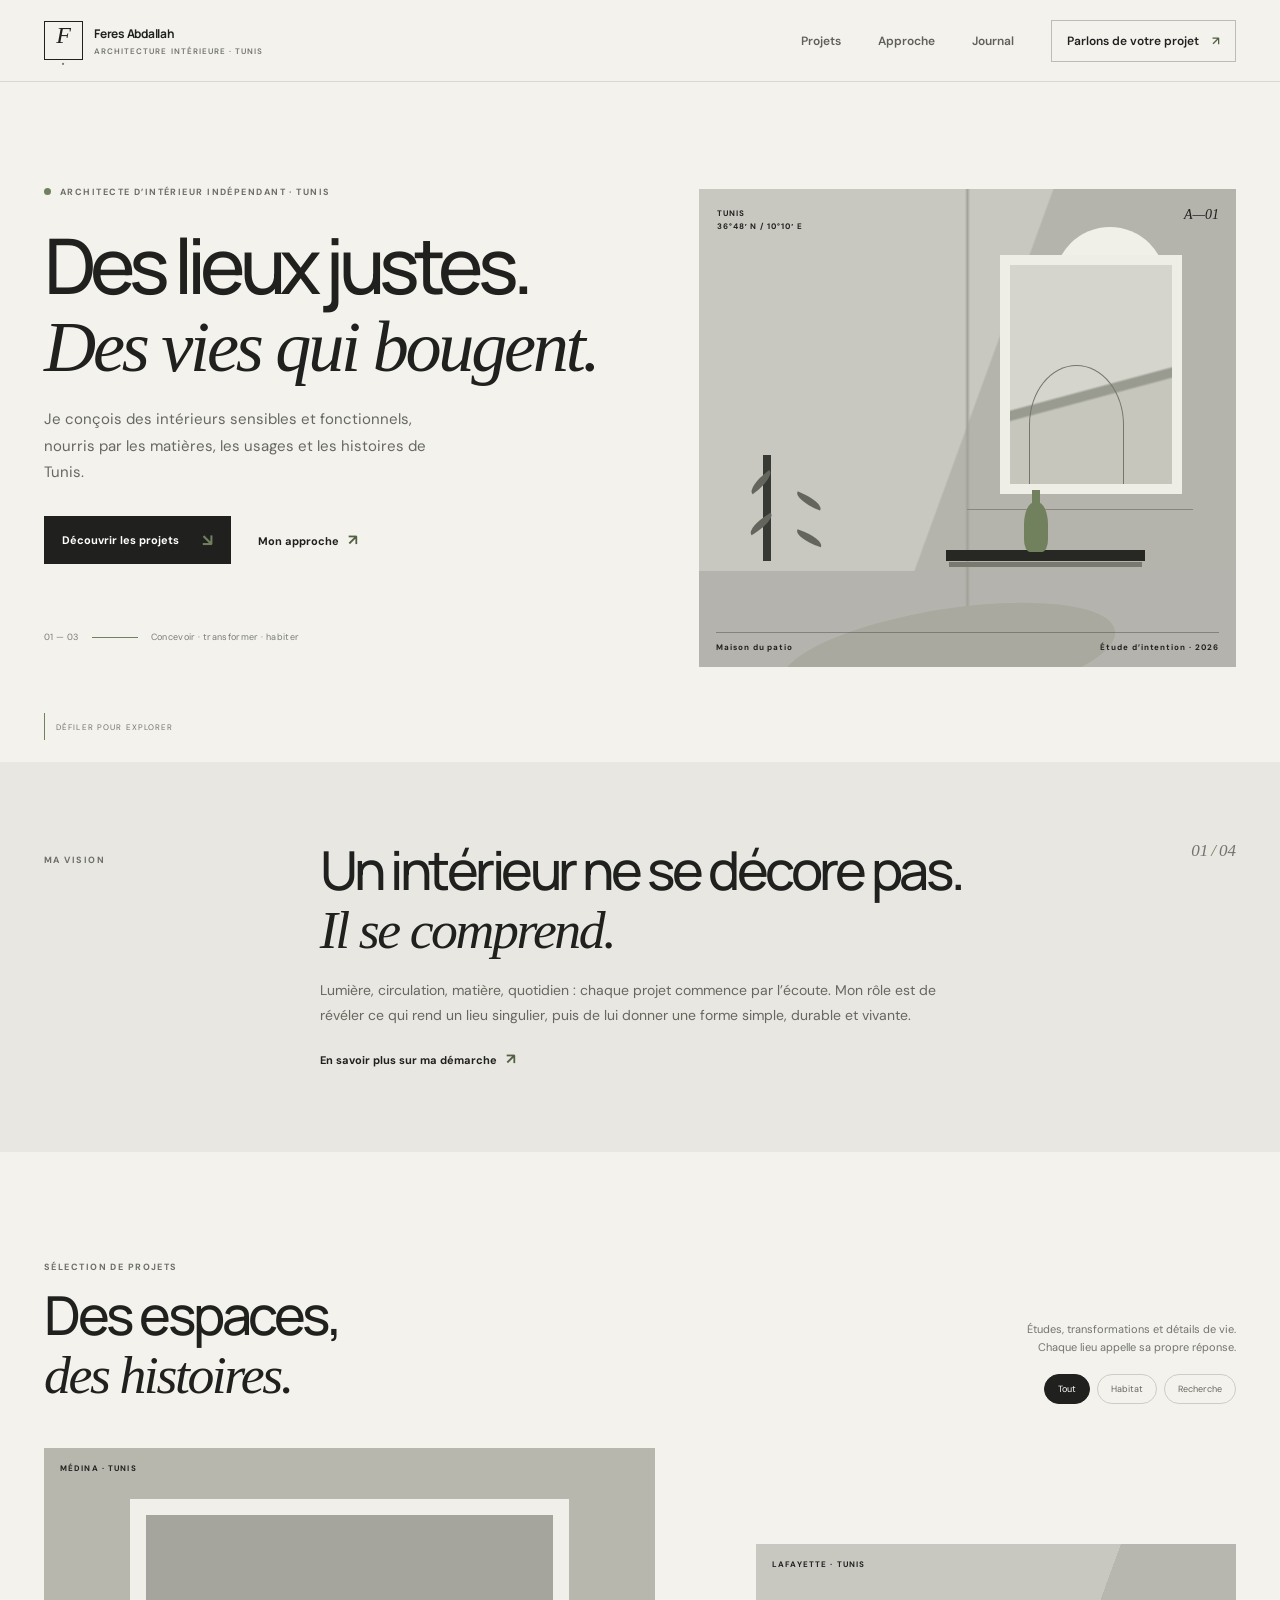
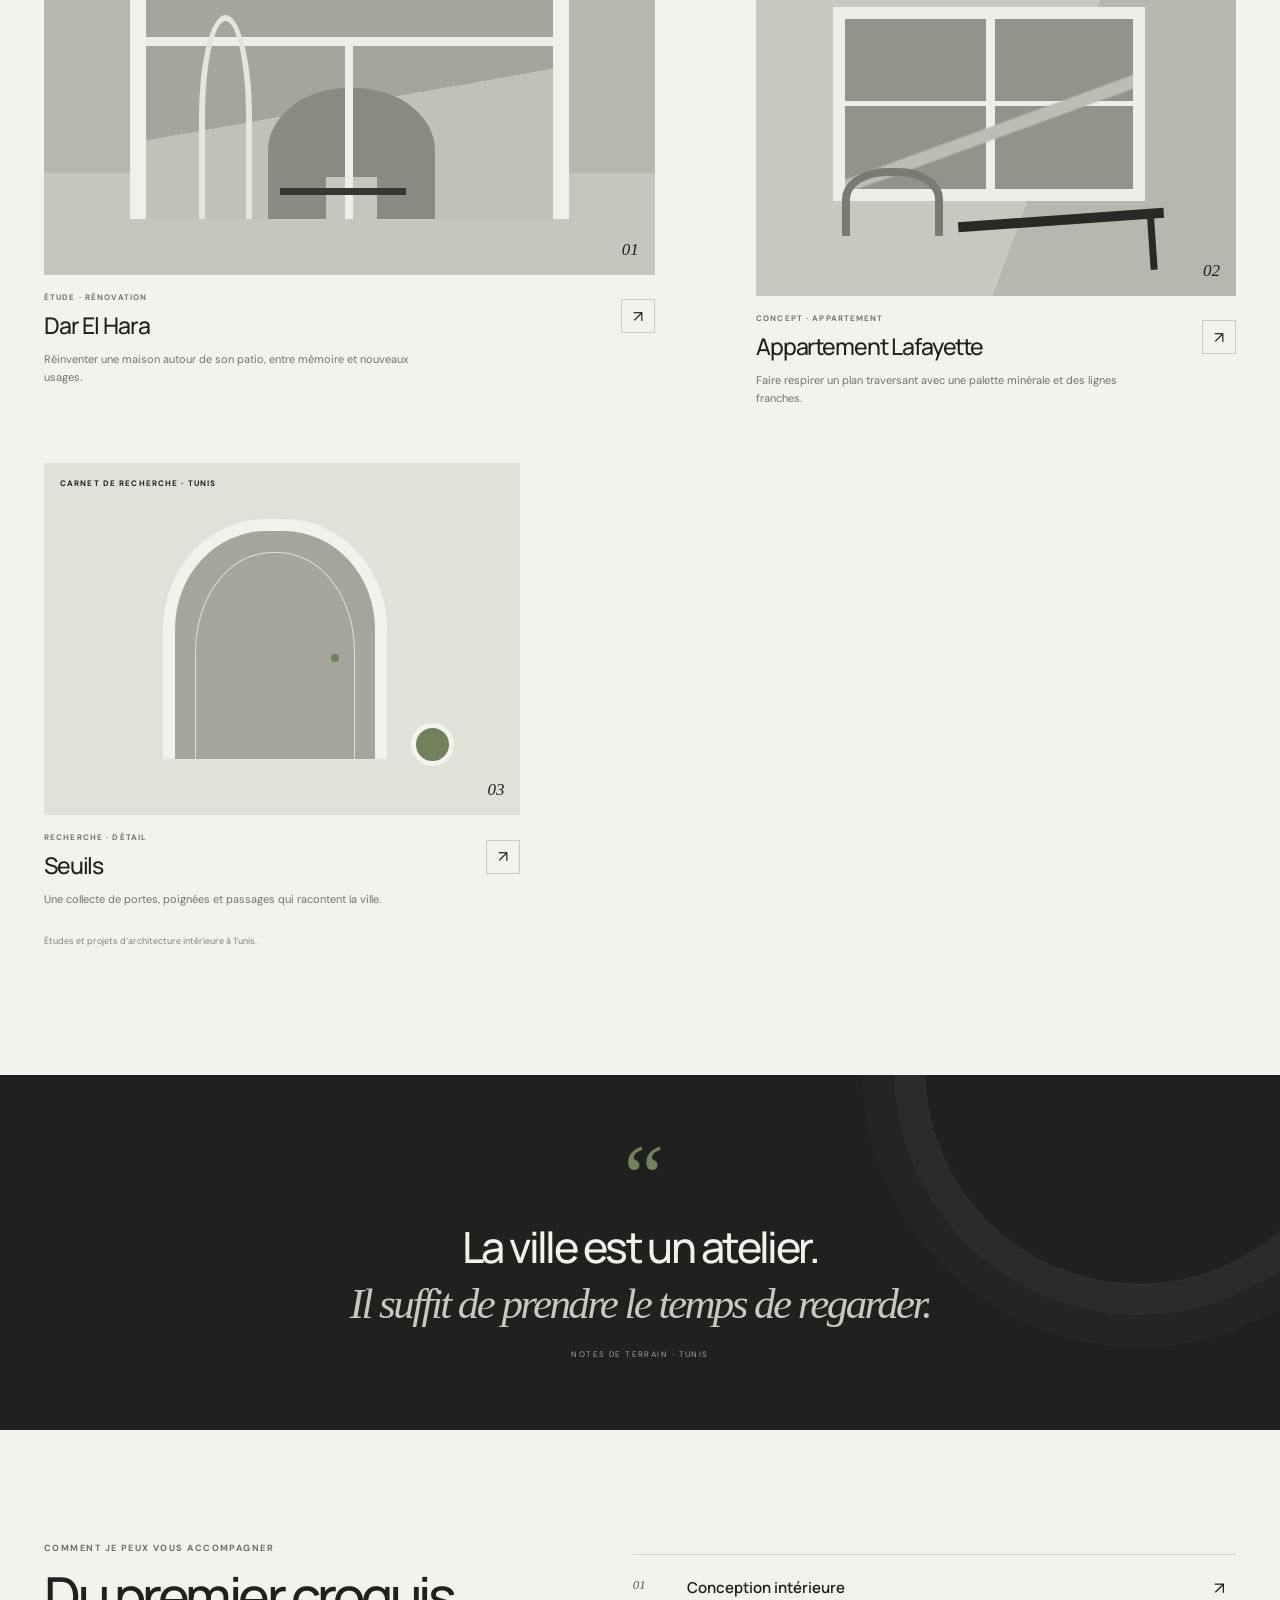
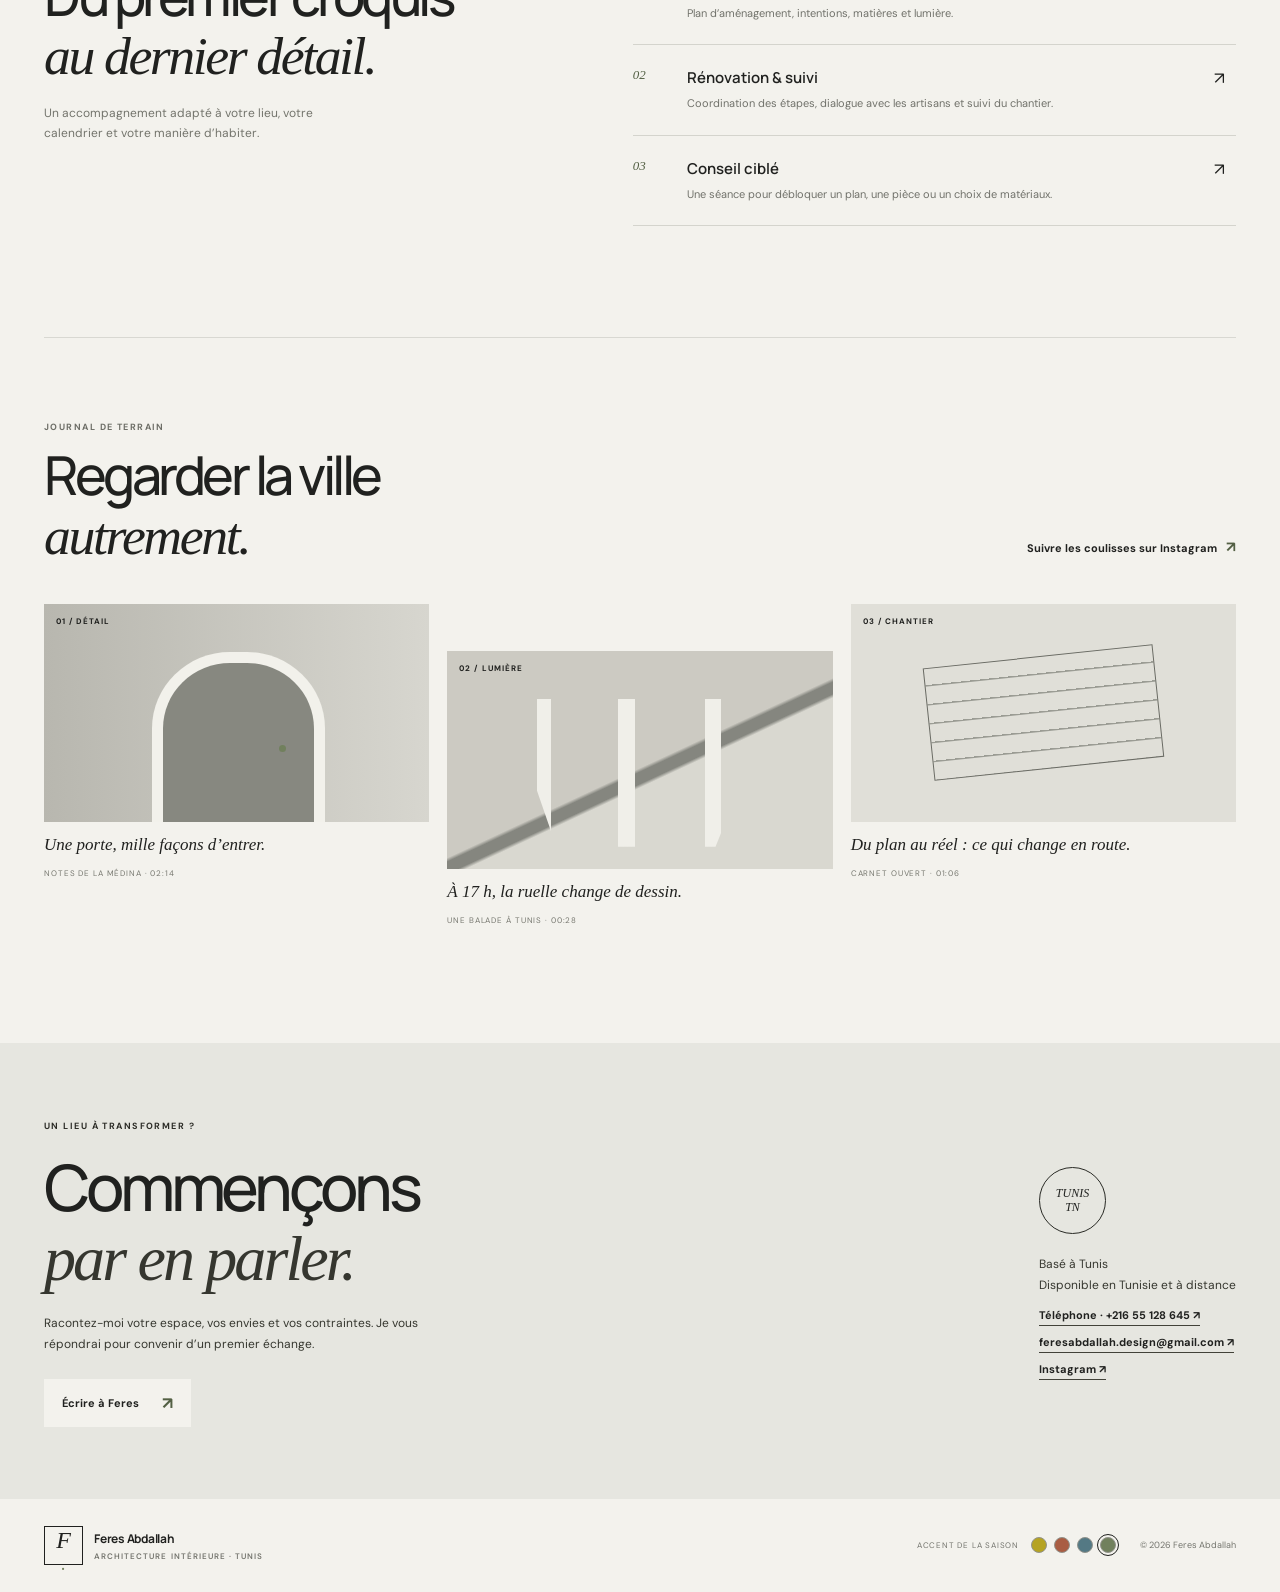
<file: index.html>
<!doctype html>
<html lang="fr">
<head>
  <meta charset="utf-8">
  <meta name="viewport" content="width=device-width, initial-scale=1">
  <meta name="theme-color" content="#f3f2ed">
  <meta name="description" content="Feres Abdallah, architecte d’intérieur à Tunis. Conception d’espaces, rénovation et accompagnement de chantier.">
  <title>Feres Abdallah — Architecture intérieure à Tunis</title>
  <link rel="preconnect" href="https://fonts.googleapis.com">
  <link rel="preconnect" href="https://fonts.gstatic.com" crossorigin>
  <link href="https://fonts.googleapis.com/css2?family=DM+Sans:wght@400;500;600;700&family=Manrope:wght@400;500;600;700;800&display=swap" rel="stylesheet">
  <link rel="stylesheet" href="styles.css?v=contact-grid-5d7c57b">
</head>
<body>
  <header class="site-header">
    <a class="brand" href="#accueil" aria-label="Feres Abdallah, accueil"><span class="brand-mark">F<span>.</span></span><span class="brand-name">Feres Abdallah<small>ARCHITECTURE INTÉRIEURE · TUNIS</small></span></a>
    <button class="menu-toggle" aria-label="Ouvrir le menu" aria-expanded="false"><span></span><span></span></button>
    <nav class="main-nav" aria-label="Navigation principale">
      <a href="#projets">Projets</a><a href="#approche">Approche</a><a href="#journal">Journal</a><a class="nav-contact" href="#contact">Parlons de votre projet <span>↗</span></a>
    </nav>
  </header>
  <main>
    <section class="hero section-wrap" id="accueil">
      <div class="hero-copy">
        <p class="eyebrow"><span class="status-dot"></span> Architecte d’intérieur indépendant · Tunis</p>
        <h1>Des lieux justes.<br><em>Des vies qui bougent.</em></h1>
        <p class="hero-intro">Je conçois des intérieurs sensibles et fonctionnels, nourris par les matières, les usages et les histoires de Tunis.</p>
        <div class="hero-actions"><a class="button button-dark" href="#projets">Découvrir les projets <span>↘</span></a><a class="text-link" href="#approche">Mon approche <span>↗</span></a></div>
        <div class="hero-meta"><span>01 — 03</span><span class="meta-line"></span><span>Concevoir · transformer · habiter</span></div>
      </div>
      <div class="hero-art" role="img" aria-label="Illustration d’un intérieur contemporain inspiré des patios tunisois">
        <div class="art-label art-label-top">TUNIS<br>36°48′ N / 10°10′ E</div>
        <div class="room-scene hero-scene"><div class="scene-sun"></div><div class="scene-opening"><div class="scene-view"></div></div><div class="scene-wallline"></div><div class="scene-console"></div><div class="scene-vase"></div><div class="scene-plant"><i></i><i></i><i></i><i></i></div><div class="scene-rug"></div></div>
        <div class="art-label art-label-bottom"><span>Maison du patio</span><span>Étude d’intention · 2026</span></div>
        <span class="art-index">A—01</span>
      </div>
      <a class="scroll-cue" href="#projets"><span></span> DÉFILER POUR EXPLORER</a>
    </section>

    <section class="intro-band" id="approche"><div class="section-wrap intro-grid"><p class="eyebrow">Ma vision</p><div><h2>Un intérieur ne se décore pas.<br><em>Il se comprend.</em></h2><p class="intro-text">Lumière, circulation, matière, quotidien : chaque projet commence par l’écoute. Mon rôle est de révéler ce qui rend un lieu singulier, puis de lui donner une forme simple, durable et vivante.</p><a href="#contact" class="text-link">En savoir plus sur ma démarche <span>↗</span></a></div><div class="intro-number">01<span>/</span>04</div></div></section>

    <section class="projects section-wrap" id="projets">
      <div class="section-heading"><div><p class="eyebrow">Sélection de projets</p><h2>Des espaces,<br><em>des histoires.</em></h2></div><div class="project-controls"><p>Études, transformations et détails de vie.<br>Chaque lieu appelle sa propre réponse.</p><div class="filter-list" role="group" aria-label="Filtrer les projets"><button class="filter-button active" data-filter="all">Tout</button><button class="filter-button" data-filter="habitat">Habitat</button><button class="filter-button" data-filter="recherche">Recherche</button></div></div></div>
      <div class="project-grid">
        <article class="project-card project-large" data-category="habitat"><a class="project-link" href="#contact" aria-label="Découvrir l’étude Dar El Hara"><div class="project-visual visual-courtyard"><div class="visual-caption">MÉDINA · TUNIS</div><div class="arch-frame"><div class="arch-sky"></div><div class="arch-patio"></div><div class="arch-column"></div><div class="arch-bench"></div></div><span class="visual-number">01</span></div><div class="project-info"><div><p class="project-type">ÉTUDE · RÉNOVATION</p><h3>Dar El Hara</h3></div><span class="project-arrow">↗</span></div><p class="project-description">Réinventer une maison autour de son patio, entre mémoire et nouveaux usages.</p></a></article>
        <article class="project-card project-offset" data-category="habitat"><a class="project-link" href="#contact" aria-label="Découvrir l’étude Appartement Lafayette"><div class="project-visual visual-apartment"><div class="visual-caption">LAFAYETTE · TUNIS</div><div class="window-grid"><i></i><i></i><i></i><i></i></div><div class="apartment-table"></div><div class="apartment-chair"></div><span class="visual-number">02</span></div><div class="project-info"><div><p class="project-type">CONCEPT · APPARTEMENT</p><h3>Appartement Lafayette</h3></div><span class="project-arrow">↗</span></div><p class="project-description">Faire respirer un plan traversant avec une palette minérale et des lignes franches.</p></a></article>
        <article class="project-card project-third" data-category="recherche"><a class="project-link" href="#contact" aria-label="Découvrir la recherche Seuils"><div class="project-visual visual-seuil"><div class="visual-caption">CARNET DE RECHERCHE · TUNIS</div><div class="door-study"><i></i><b></b></div><div class="swatch-mark"></div><span class="visual-number">03</span></div><div class="project-info"><div><p class="project-type">RECHERCHE · DÉTAIL</p><h3>Seuils</h3></div><span class="project-arrow">↗</span></div><p class="project-description">Une collecte de portes, poignées et passages qui racontent la ville.</p></a></article>
      </div>
      <p class="portfolio-note">Études et projets d’architecture intérieure à Tunis.</p>
    </section>

    <section class="manifesto"><div class="manifesto-mark">“</div><p>La ville est un atelier.<br><em>Il suffit de prendre le temps de regarder.</em></p><span>NOTES DE TERRAIN · TUNIS</span><div class="manifesto-orbit"></div></section>

    <section class="services section-wrap">
      <div class="services-title"><p class="eyebrow">Comment je peux vous accompagner</p><h2>Du premier croquis<br><em>au dernier détail.</em></h2><p>Un accompagnement adapté à votre lieu, votre calendrier et votre manière d’habiter.</p></div>
      <div class="service-list"><article><span>01</span><div><h3>Conception intérieure</h3><p>Plan d’aménagement, intentions, matières et lumière.</p></div><b>↗</b></article><article><span>02</span><div><h3>Rénovation & suivi</h3><p>Coordination des étapes, dialogue avec les artisans et suivi du chantier.</p></div><b>↗</b></article><article><span>03</span><div><h3>Conseil ciblé</h3><p>Une séance pour débloquer un plan, une pièce ou un choix de matériaux.</p></div><b>↗</b></article></div>
    </section>

    <section class="journal section-wrap" id="journal"><div class="journal-head"><div><p class="eyebrow">Journal de terrain</p><h2>Regarder la ville<br><em>autrement.</em></h2></div><a class="text-link" href="https://www.instagram.com/feres_abdallah_design/" target="_blank" rel="noreferrer">Suivre les coulisses sur Instagram <span>↗</span></a></div>
      <div class="journal-grid"><article class="journal-card"><div class="journal-art journal-door"><span>01 / DÉTAIL</span><i></i></div><p>Une porte, mille façons d’entrer.</p><small>NOTES DE LA MÉDINA · 02:14</small></article><article class="journal-card journal-card-low"><div class="journal-art journal-shadow"><span>02 / LUMIÈRE</span><i></i></div><p>À 17 h, la ruelle change de dessin.</p><small>UNE BALADE À TUNIS · 00:28</small></article><article class="journal-card"><div class="journal-art journal-sketch"><span>03 / CHANTIER</span><i></i></div><p>Du plan au réel : ce qui change en route.</p><small>CARNET OUVERT · 01:06</small></article></div>
    </section>

    <section class="contact-section" id="contact"><div class="section-wrap contact-grid"><div><p class="eyebrow">Un lieu à transformer ?</p><h2>Commençons<br><em>par en parler.</em></h2><p>Racontez-moi votre espace, vos envies et vos contraintes. Je vous répondrai pour convenir d’un premier échange.</p><a class="button button-light" href="mailto:feresabdallah.design@gmail.com?subject=Parlons%20de%20mon%20projet">Écrire à Feres <span>↗</span></a></div><div class="contact-side"><span class="contact-stamp">TUNIS<br>TN</span><p>Basé à Tunis<br>Disponible en Tunisie et à distance</p><a href="tel:+21655128645">Téléphone · +216 55 128 645 ↗</a><a href="mailto:feresabdallah.design@gmail.com">feresabdallah.design@gmail.com ↗</a><a href="https://www.instagram.com/feres_abdallah_design/" target="_blank" rel="noreferrer">Instagram ↗</a></div></div></section>
  </main>
  <footer class="site-footer"><a class="brand" href="#accueil"><span class="brand-mark">F<span>.</span></span><span class="brand-name">Feres Abdallah<small>ARCHITECTURE INTÉRIEURE · TUNIS</small></span></a><div class="footer-right"><div class="season-control"><span>ACCENT DE LA SAISON</span><button data-season="olive" aria-label="Accent olive doré" title="Olive doré"></button><button data-season="terracotta" aria-label="Accent terre cuite" title="Terre cuite"></button><button data-season="blue" aria-label="Accent bleu ardoise" title="Bleu ardoise"></button><button data-season="sage" aria-label="Accent vert sauge" title="Vert sauge"></button></div><span>© <span id="year"></span> Feres Abdallah</span></div></footer>
  <script src="script.js"></script>
  <script type="module" src="site-content.js?v=labels-c6b2890"></script>
</body>
</html>
</file>
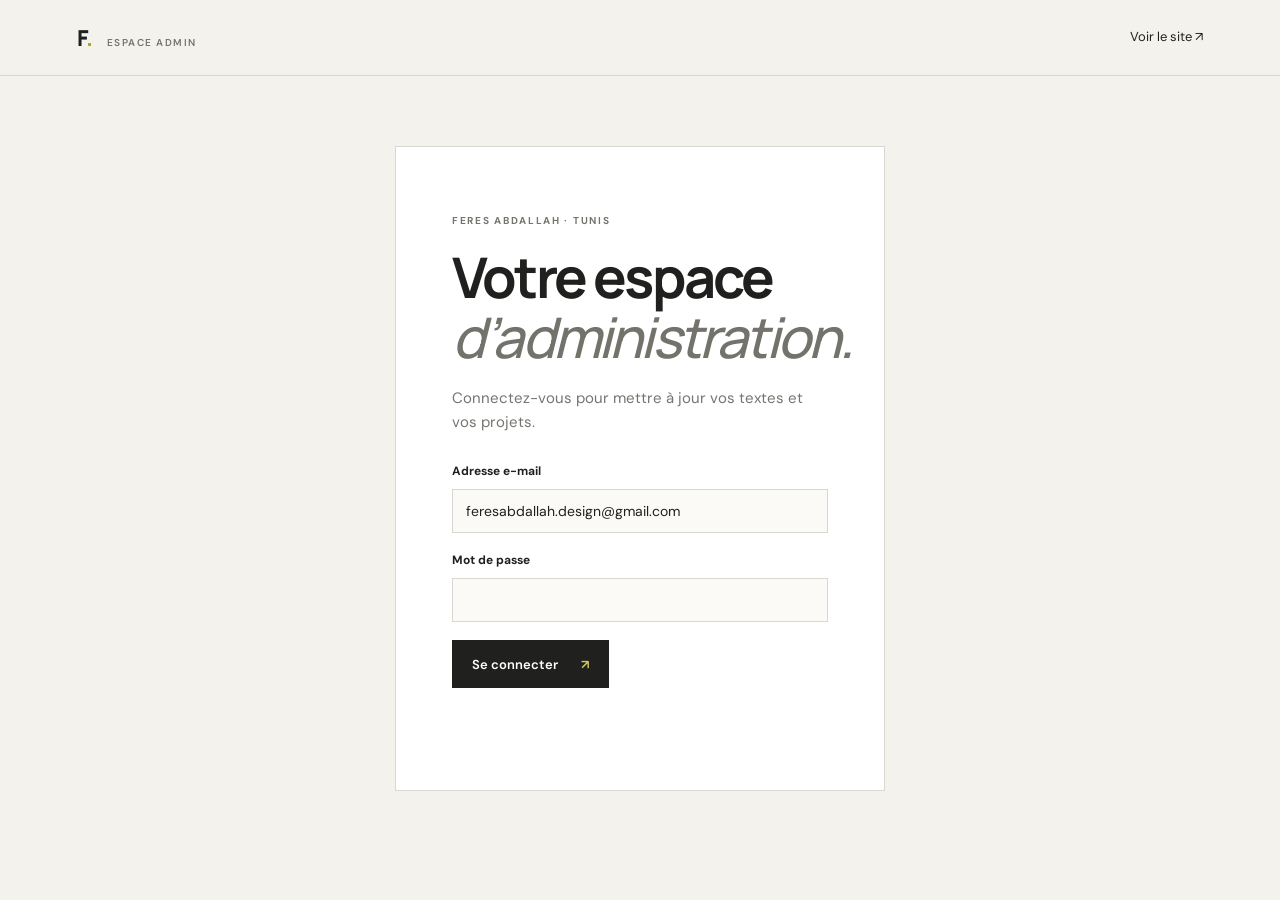
<file: admin/index.html>
<!doctype html>
<html lang="fr">
<head>
  <meta charset="utf-8">
  <meta name="viewport" content="width=device-width, initial-scale=1">
  <meta http-equiv="refresh" content="0; url=../admin.html">
  <link rel="canonical" href="../admin.html">
  <title>Administration — Feres Abdallah</title>
</head>
<body><p>Ouverture de l’administration… <a href="../admin.html">Continuer</a></p></body>
</html>
</file>
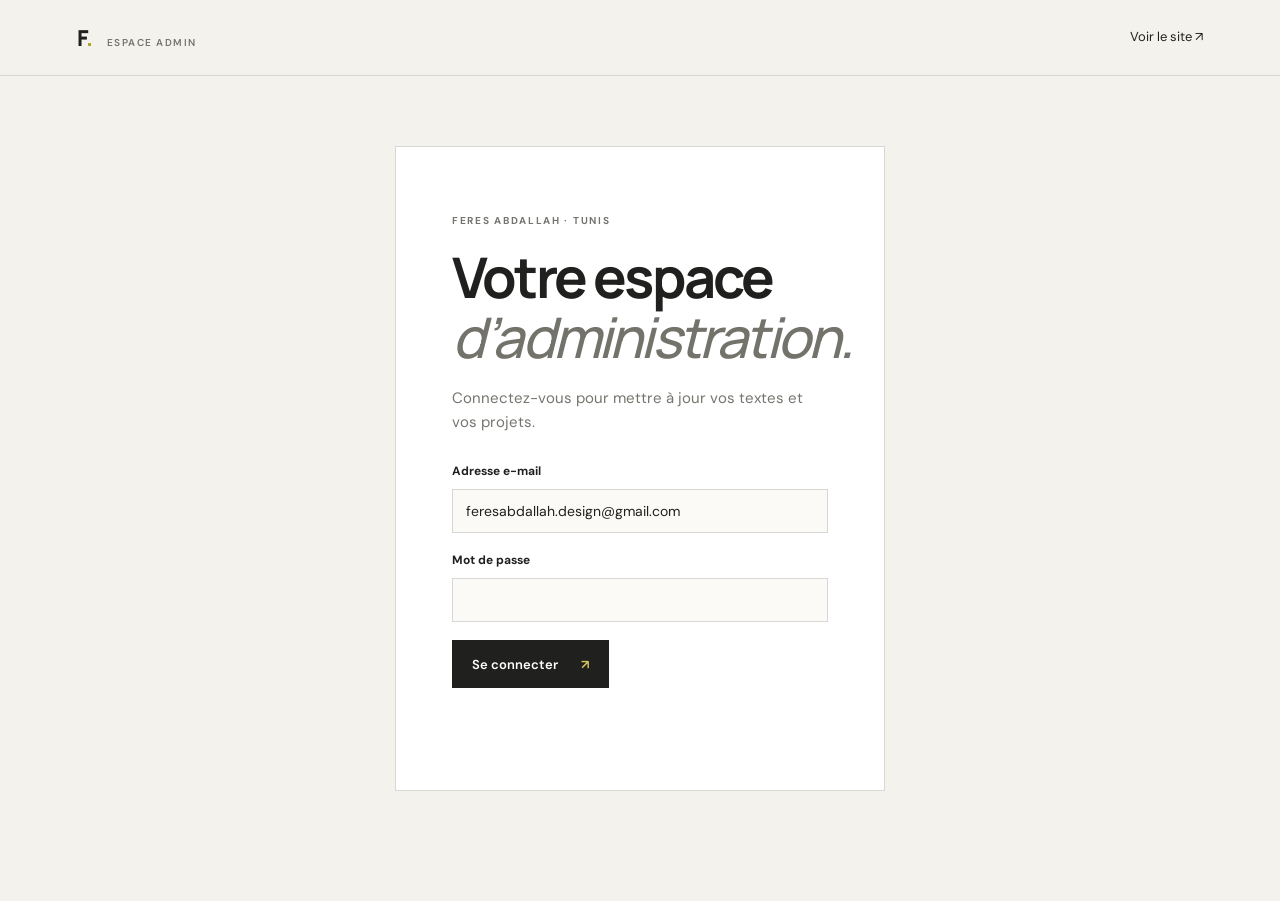
<file: admin.html>
<!doctype html>
<html lang="fr">
<head>
  <meta charset="utf-8">
  <meta name="viewport" content="width=device-width, initial-scale=1">
  <meta name="robots" content="noindex, nofollow">
  <meta name="theme-color" content="#f3f2ed">
  <title>Administration — Feres Abdallah</title>
  <link rel="preconnect" href="https://fonts.googleapis.com">
  <link rel="preconnect" href="https://fonts.gstatic.com" crossorigin>
  <link href="https://fonts.googleapis.com/css2?family=DM+Sans:wght@400;500;600;700&family=Manrope:wght@500;600;700;800&display=swap" rel="stylesheet">
  <link rel="stylesheet" href="admin.css">
</head>
<body>
  <header class="admin-top"><a href="index.html" class="wordmark">F<span>.</span> <small>ESPACE ADMIN</small></a><a href="index.html">Voir le site ↗</a></header>
  <main class="admin-shell">
    <section class="login-card" id="login-panel">
      <p class="eyebrow">FERES ABDALLAH · TUNIS</p>
      <h1>Votre espace<br><em>d’administration.</em></h1>
      <p>Connectez-vous pour mettre à jour vos textes et vos projets.</p>
      <form id="login-form">
        <label>Adresse e-mail<input type="email" id="email" autocomplete="username" required value="feresabdallah.design@gmail.com"></label>
        <label>Mot de passe<input type="password" id="password" autocomplete="current-password" required></label>
        <button class="button" type="submit">Se connecter <span>↗</span></button>
        <p class="form-message" id="login-message" role="status"></p>
      </form>
    </section>

    <section class="editor" id="editor-panel" hidden>
      <div class="editor-heading"><div><p class="eyebrow">ESPACE PRIVÉ</p><h1>Modifier le site.</h1></div><button class="button button-quiet" id="logout-button" type="button">Déconnexion</button></div>
      <p class="notice">Modifie les rubriques ci-dessous. Les photos sont envoyées dès leur sélection ; les textes et réglages sont publiés quand tu cliques sur le bouton en bas.</p>
      <form id="content-form">
        <div id="editable-fields"></div>
        <section class="edit-section item-section"><h2>Projets</h2><p class="section-help">Modifie les fiches et ajoute tes photos de projets. JPG, PNG ou WebP, 10 Mo maximum.</p><div id="project-editors"></div></section>
        <section class="edit-section item-section"><h2>Services</h2><p class="section-help">Modifie les prestations affichées sur la page d’accueil.</p><div id="service-editors"></div></section>
        <section class="edit-section item-section"><h2>Journal & publications</h2><p class="section-help">Modifie les trois cartes du journal et ajoute une photo à chacune si tu le souhaites.</p><div id="journal-editors"></div></section>
        <div class="save-row"><p class="form-message" id="save-message" role="status"></p><button class="button" type="submit">Publier les changements <span>↗</span></button></div>
      </form>
    </section>
    <p class="setup-hint" id="setup-hint" hidden>Le panneau attend encore la configuration Supabase. Suis les étapes d’installation fournies avec le site.</p>
  </main>
  <script type="module" src="admin.js"></script>
</body>
</html>
</file>
<file: styles.css>
:root {
  --paper: #f3f2ed;
  --white: #fff;
  --ink: #20211f;
  --muted: #74756e;
  --line: #d8d8d2;
  --accent: #b5a323;
  --accent-dark: #807313;
  --max: 1220px;
}

* {
  box-sizing: border-box;
}

html {
  scroll-behavior: smooth;
  scroll-padding-top: 90px;
}

body {
  margin: 0;
  background: var(--paper);
  color: var(--ink);
  font-family: "DM Sans",Arial,sans-serif;
  font-size: 15px;
  -webkit-font-smoothing: antialiased;
}

a {
  color: inherit;
  text-decoration: none;
}

button {
  font: inherit;
  color: inherit;
}

.section-wrap {
  width: min(var(--max),calc(100% - 88px));
  margin-inline: auto;
}

.site-header {
  height: 82px;
  padding: 0 max(44px,calc((100vw - var(--max))/2));
  display: flex;
  align-items: center;
  justify-content: space-between;
  border-bottom: 1px solid var(--line);
  position: sticky;
  top: 0;
  z-index: 20;
  background: #f3f2edf2;
  backdrop-filter: blur(14px);
}

.brand {
  display: flex;
  align-items: center;
  gap: 11px;
}

.brand-mark {
  height: 39px;
  width: 39px;
  border: 1px solid var(--ink);
  display: grid;
  place-items: center;
  font: italic 24px Georgia,serif;
  position: relative;
}

.brand-mark>span {
  color: var(--accent);
  font-size: 18px;
}

.brand-name {
  font: 700 12px Manrope,sans-serif;
  letter-spacing: -.02em;
}

.brand-name small {
  display: block;
  font: 600 8px "DM Sans",sans-serif;
  letter-spacing: .13em;
  color: var(--muted);
  margin-top: 4px;
}

.main-nav {
  display: flex;
  align-items: center;
  gap: 37px;
  font-size: 12px;
  font-weight: 600;
}

.main-nav>a:not(.nav-contact) {
  color: #5f605b;
  transition: color .2s;
}

.main-nav>a:hover {
  color: var(--accent-dark);
}

.nav-contact {
  border: 1px solid #bdbdb6;
  padding: 12px 15px;
}

.nav-contact span {
  color: var(--accent-dark);
  padding-left: 10px;
}

.menu-toggle {
  display: none;
  background: none;
  border: 0;
}

.hero {
  min-height: 680px;
  padding-top: 91px;
  padding-bottom: 80px;
  display: grid;
  grid-template-columns: 1fr 0.94fr;
  gap: 7%;
  align-items: center;
  position: relative;
}

.hero-copy {
  padding-bottom: 26px;
}

.eyebrow {
  font-size: 9px;
  font-weight: 700;
  letter-spacing: .16em;
  text-transform: uppercase;
  color: #6d6e67;
  display: flex;
  align-items: center;
  gap: 9px;
}

.status-dot {
  display: inline-block;
  width: 7px;
  height: 7px;
  border-radius: 50%;
  background: var(--accent);
}

h1,h2,h3,p {
  margin-top: 0;
}

.hero h1 {
  font: 500 clamp(53px,6vw,82px)/1.01 Manrope,Arial,sans-serif;
  letter-spacing: -.075em;
  margin: 28px 0 22px;
}

.hero h1 em,h2 em {
  font-family: Georgia,serif;
  font-weight: 400;
  letter-spacing: -.045em;
}

.hero h1 em {
  font-size: .94em;
}

.hero-intro {
  max-width: 420px;
  color: #676861;
  font-size: 15px;
  line-height: 1.75;
}

.hero-actions {
  display: flex;
  align-items: center;
  gap: 27px;
  margin-top: 31px;
}

.button {
  min-height: 48px;
  padding: 0 18px;
  display: inline-flex;
  align-items: center;
  gap: 23px;
  font-size: 11px;
  font-weight: 700;
}

.button span {
  font-size: 17px;
  color: var(--accent);
}

.button-dark {
  background: var(--ink);
  color: #fff;
}

.button-dark:hover {
  background: #383a35;
}

.text-link {
  font-size: 11px;
  font-weight: 700;
}

.text-link span {
  color: var(--accent-dark);
  margin-left: 6px;
  font-size: 15px;
}

.hero-meta {
  display: flex;
  align-items: center;
  gap: 13px;
  margin-top: 67px;
  font-size: 9px;
  color: #7b7c75;
  letter-spacing: .04em;
}

.meta-line {
  height: 1px;
  width: 46px;
  background: var(--accent);
}

.hero-art {
  height: 478px;
  position: relative;
  background: #e0dfd8;
  overflow: hidden;
}

.room-scene {
  position: absolute;
  inset: 0;
  background: linear-gradient(110deg,#c8c7c0 0 49.7%,#b4b3ac 50% 100%);
  overflow: hidden;
}

.room-scene:before {
  content: "";
  position: absolute;
  inset: 0;
  background: linear-gradient(90deg,transparent 49.5%,#a4a39b 50%,transparent 50.5%),linear-gradient(0deg,#b4b3ad 0 20%,transparent 20.2%);
}

.scene-sun {
  position: absolute;
  right: 13%;
  top: 8%;
  width: 112px;
  height: 112px;
  border-radius: 50%;
  background: #f1f0e8;
}

.scene-opening {
  position: absolute;
  right: 10%;
  top: 14%;
  height: 50%;
  width: 34%;
  border: 10px solid #eeeDE6;
  background: #9f9f97;
}

.scene-view {
  height: 100%;
  background: linear-gradient(165deg,#d6d5cd 0 55%,#999b91 56% 59%,#c7c6bd 60%);
  position: relative;
}

.scene-view:before {
  content: "";
  position: absolute;
  left: 12%;
  bottom: 0;
  width: 57%;
  height: 54%;
  border: 1px solid #74766e;
  border-bottom: 0;
  border-radius: 70% 70% 0 0;
}

.scene-wallline {
  position: absolute;
  right: 8%;
  top: 67%;
  width: 42%;
  height: 1px;
  background: #87877e;
}

.scene-console {
  position: absolute;
  right: 17%;
  bottom: 22%;
  height: 11px;
  width: 37%;
  background: #272824;
  box-shadow: 0 9px 0 -3px #797970;
}

.scene-vase {
  position: absolute;
  right: 35%;
  bottom: 24%;
  height: 50px;
  width: 24px;
  background: var(--accent);
  border-radius: 45% 45% 25% 25%;
  z-index: 3;
}

.scene-vase:before {
  content: "";
  position: absolute;
  left: 8px;
  top: -12px;
  width: 8px;
  height: 17px;
  background: inherit;
}

.scene-plant {
  position: absolute;
  bottom: 22%;
  left: 12%;
  width: 8px;
  height: 106px;
  background: #373a34;
  z-index: 3;
}

.scene-plant i {
  position: absolute;
  width: 28px;
  height: 9px;
  border-radius: 90% 0;
  background: #64665e;
  transform: rotate(-38deg);
  transform-origin: right center;
}

.scene-plant i:nth-child(1) {
  top: 14px;
  left: -19px;
}

.scene-plant i:nth-child(2) {
  top: 36px;
  left: 5px;
  transform: rotate(23deg) scaleX(-1);
}

.scene-plant i:nth-child(3) {
  top: 57px;
  left: -18px;
  transform: rotate(-32deg);
}

.scene-plant i:nth-child(4) {
  top: 74px;
  left: 5px;
  transform: rotate(20deg) scaleX(-1);
}

.scene-rug {
  position: absolute;
  width: 63%;
  height: 20%;
  bottom: -8%;
  left: 15%;
  background: #aaa99f;
  border-radius: 50%;
  transform: rotate(-9deg);
}

.art-label {
  position: absolute;
  z-index: 4;
  font-size: 8px;
  letter-spacing: .12em;
  font-weight: 700;
}

.art-label-top {
  top: 18px;
  left: 18px;
  line-height: 1.65;
}

.art-label-bottom {
  bottom: 15px;
  left: 17px;
  right: 17px;
  display: flex;
  justify-content: space-between;
  border-top: 1px solid #20211f55;
  padding-top: 9px;
  font-size: 8px;
}

.art-index {
  position: absolute;
  z-index: 4;
  right: 17px;
  top: 18px;
  font: italic 14px Georgia,serif;
}

.scroll-cue {
  position: absolute;
  left: 0;
  bottom: 22px;
  display: flex;
  align-items: center;
  gap: 11px;
  font-size: 8px;
  letter-spacing: .14em;
  color: #73746e;
}

.scroll-cue span {
  height: 27px;
  width: 1px;
  background: var(--accent);
}

.intro-band {
  background: #e8e7e1;
  padding: 79px 0 83px;
}

.intro-grid {
  display: grid;
  grid-template-columns: .65fr 2fr .38fr;
  gap: 35px;
  align-items: start;
}

.intro-grid .eyebrow {
  padding-top: 13px;
}

.intro-grid h2,.section-heading h2,.services h2,.journal h2,.contact-section h2 {
  font: 500 clamp(37px,4.2vw,54px)/1.08 Manrope,sans-serif;
  letter-spacing: -.065em;
  margin: 0 0 19px;
}

.intro-text {
  max-width: 640px;
  color: #66675f;
  font-size: 14px;
  line-height: 1.8;
  margin-bottom: 20px;
}

.intro-number {
  justify-self: end;
  font: italic 17px Georgia,serif;
  color: #73746e;
}

.intro-number span {
  color: var(--accent);
  padding: 0 3px;
}

.projects {
  padding-top: 109px;
  padding-bottom: 119px;
}

.section-heading {
  display: flex;
  justify-content: space-between;
  align-items: end;
  margin-bottom: 44px;
}

.section-heading h2 {
  margin: 13px 0 0;
}

.project-controls {
  display: flex;
  flex-direction: column;
  align-items: flex-end;
}

.project-controls p {
  font-size: 11px;
  color: #73746d;
  line-height: 1.65;
  text-align: right;
  margin-bottom: 17px;
}

.filter-list {
  display: flex;
  gap: 7px;
}

.filter-button {
  border: 1px solid #cdcdc6;
  border-radius: 30px;
  padding: 8px 13px;
  background: transparent;
  color: #66675e;
  font-size: 9px;
  cursor: pointer;
}

.filter-button:hover,.filter-button.active {
  background: var(--ink);
  border-color: var(--ink);
  color: #fff;
}

.project-grid {
  display: grid;
  grid-template-columns: 1.12fr .88fr;
  column-gap: 8.5%;
  row-gap: 55px;
}

.project-card {
  min-width: 0;
}

.project-offset {
  margin-top: 96px;
}

.project-third {
  width: 78%;
}

.project-link {
  display: block;
}

.project-visual {
  height: 352px;
  position: relative;
  overflow: hidden;
  background: #d2d1ca;
}
.project-visual.has-photo { overflow: hidden; }
.project-photo { display: block; width: 100%; height: 100%; min-height: 100%; object-fit: cover; }
.hero-art.has-photo { background-size: cover; background-position: center; }
.hero-art.has-photo .room-scene { display: none; }
.hero-art.has-photo .art-label { color: #fff; text-shadow: 0 1px 8px #0008; }
.hero-art.has-photo .art-label-bottom { border-color: #ffffff80; }
.journal-art.has-photo { background-size: cover; }
.journal-photo { position: absolute; inset: 0; width: 100%; height: 100%; object-fit: cover; }
.journal-art.has-photo > span { color: #fff; text-shadow: 0 1px 8px #0008; }

.project-large .project-visual {
  height: 427px;
}

.visual-caption {
  position: absolute;
  z-index: 5;
  left: 16px;
  top: 15px;
  font-size: 8px;
  letter-spacing: .14em;
  font-weight: 700;
}

.visual-number {
  position: absolute;
  z-index: 5;
  right: 16px;
  bottom: 15px;
  font: italic 17px Georgia,serif;
}

.visual-courtyard {
  background: linear-gradient(0deg,#c7c6be 0 24%,#b8b7ae 24% 100%);
}

.arch-frame {
  position: absolute;
  inset: 12% 14% 13%;
  border: 16px solid #f0efe9;
  border-bottom: 0;
  overflow: hidden;
}

.arch-frame:before {
  content: "";
  position: absolute;
  z-index: 2;
  left: 0;
  right: 0;
  top: 40%;
  height: 9px;
  background: #eeede7;
}

.arch-frame:after {
  content: "";
  position: absolute;
  z-index: 2;
  top: 40%;
  bottom: 0;
  left: 49%;
  width: 8px;
  background: #eeede7;
}

.arch-sky {
  position: absolute;
  inset: 0;
  background: linear-gradient(170deg,#a5a59d 0 60%,#c2c1b8 60%);
}

.arch-patio {
  position: absolute;
  left: 30%;
  right: 29%;
  bottom: 0;
  height: 43%;
  background: #898a81;
  border-radius: 48% 48% 0 0;
}

.arch-patio:before {
  content: "";
  position: absolute;
  left: 35%;
  top: 68%;
  width: 30%;
  height: 32%;
  background: #c7c6be;
}

.arch-column {
  position: absolute;
  z-index: 3;
  left: 13%;
  bottom: 0;
  width: 13%;
  height: 67%;
  border: 6px solid #e5e4dd;
  border-bottom: 0;
  border-radius: 50% 50% 0 0;
}

.arch-bench {
  position: absolute;
  z-index: 3;
  left: 33%;
  bottom: 8%;
  width: 31%;
  height: 7px;
  background: #373833;
}

.visual-apartment {
  background: linear-gradient(110deg,#c8c7c0 0 60%,#b8b7af 60%);
}

.window-grid {
  position: absolute;
  left: 16%;
  top: 18%;
  width: 65%;
  height: 55%;
  border: 12px solid #eeede7;
  background: linear-gradient(90deg,transparent 49%,#eeede7 49% 52%,transparent 52%),linear-gradient(0deg,transparent 49%,#eeede7 49% 52%,transparent 52%),#92938a;
}

.window-grid:after {
  content: "";
  position: absolute;
  inset: 0;
  background: linear-gradient(160deg,transparent 58%,#bebdb5 59% 63%,transparent 64%);
}

.apartment-table {
  position: absolute;
  z-index: 2;
  right: 15%;
  bottom: 20%;
  width: 43%;
  height: 10px;
  background: #292a26;
  transform: rotate(-4deg);
}

.apartment-table:after {
  content: "";
  position: absolute;
  right: 5%;
  top: 9px;
  width: 7px;
  height: 52px;
  background: #292a26;
}

.apartment-chair {
  position: absolute;
  z-index: 2;
  left: 18%;
  bottom: 17%;
  width: 21%;
  height: 68px;
  border: 8px solid #797a72;
  border-bottom: 0;
  border-radius: 45% 45% 0 0;
}

.visual-seuil {
  background: #e1e0d9;
}

.door-study {
  position: absolute;
  left: 25%;
  top: 16%;
  width: 47%;
  height: 68%;
  border: 12px solid #f2f1eb;
  border-bottom: 0;
  border-radius: 46% 46% 0 0;
  background: #a5a59c;
}

.door-study i {
  position: absolute;
  inset: 9% 10% 0;
  border: 1px solid #deddd6;
  border-bottom: 0;
  border-radius: 48% 48% 0 0;
}

.door-study b {
  position: absolute;
  right: 18%;
  top: 54%;
  width: 8px;
  height: 8px;
  border-radius: 50%;
  background: var(--accent);
}

.swatch-mark {
  position: absolute;
  z-index: 2;
  right: 14%;
  bottom: 14%;
  width: 43px;
  height: 43px;
  background: var(--accent);
  border: 5px solid #f3f2ed;
  border-radius: 50%;
}

.project-info {
  display: flex;
  align-items: center;
  justify-content: space-between;
  margin-top: 17px;
}

.project-type {
  font-size: 8px;
  letter-spacing: .14em;
  color: #75766e;
  font-weight: 700;
  margin-bottom: 7px;
}

.project-info h3 {
  font: 500 23px Manrope,sans-serif;
  letter-spacing: -.05em;
  margin: 0;
}

.project-arrow {
  width: 34px;
  height: 34px;
  border: 1px solid #cacac3;
  display: grid;
  place-items: center;
  font-size: 16px;
  transition: background .2s;
}

.project-link:hover .project-arrow {
  background: var(--accent);
  border-color: var(--accent);
}

.project-description {
  font-size: 11px;
  line-height: 1.7;
  color: #72736c;
  max-width: 400px;
  margin: 9px 0 0;
}

.portfolio-note {
  font-size: 9px;
  color: #81827b;
  margin-top: 26px;
}

.manifesto {
  min-height: 355px;
  background: #20211f;
  color: #f2f1eb;
  display: flex;
  flex-direction: column;
  align-items: center;
  justify-content: center;
  text-align: center;
  position: relative;
  overflow: hidden;
  padding: 45px 24px;
}

.manifesto-mark {
  font: italic 90px/.7 Georgia,serif;
  color: var(--accent);
}

.manifesto p {
  z-index: 1;
  font: 500 clamp(26px,4vw,43px)/1.27 Manrope,sans-serif;
  letter-spacing: -.06em;
  margin: 12px 0 20px;
}

.manifesto p em {
  font: italic 400 1em Georgia,serif;
  color: #c8c8c0;
}

.manifesto>span {
  z-index: 1;
  font-size: 8px;
  letter-spacing: .18em;
  color: #a5a69e;
}

.manifesto-orbit {
  width: 430px;
  height: 430px;
  border: 1px solid #ffffff18;
  border-radius: 50%;
  position: absolute;
  top: -220px;
  right: -74px;
  box-shadow: 0 0 0 30px #ffffff08,0 0 0 62px #ffffff05;
}

.services {
  padding-top: 112px;
  padding-bottom: 111px;
  display: grid;
  grid-template-columns: .85fr 1.15fr;
  gap: 12%;
}

.services-title h2 {
  margin: 13px 0 18px;
}

.services-title>p:last-child {
  max-width: 300px;
  font-size: 12px;
  line-height: 1.7;
  color: #73746c;
}

.service-list {
  padding-top: 12px;
}

.service-list article {
  display: grid;
  grid-template-columns: 42px 1fr 22px;
  gap: 12px;
  align-items: start;
  padding: 22px 0;
  border-top: 1px solid #d4d4cd;
}

.service-list article:last-child {
  border-bottom: 1px solid #d4d4cd;
}

.service-list article>span {
  font: italic 13px Georgia,serif;
  color: var(--accent-dark);
}

.service-list h3 {
  font: 600 15px Manrope,sans-serif;
  margin: 0 0 7px;
}

.service-list p {
  font-size: 11px;
  color: #71726b;
  line-height: 1.6;
  margin: 0;
}

.service-list article>b {
  font-size: 17px;
  font-weight: 400;
}

.journal {
  padding-top: 83px;
  padding-bottom: 115px;
  border-top: 1px solid var(--line);
}

.journal-head {
  display: flex;
  justify-content: space-between;
  align-items: end;
  margin-bottom: 39px;
}

.journal h2 {
  margin: 13px 0 0;
}

.journal-head>.text-link {
  margin-bottom: 8px;
}

.journal-grid {
  display: grid;
  grid-template-columns: repeat(3,1fr);
  gap: 18px;
}

.journal-card-low {
  margin-top: 47px;
}

.journal-art {
  height: 218px;
  position: relative;
  overflow: hidden;
  background: #d0cfc7;
}

.journal-art>span {
  position: absolute;
  z-index: 3;
  left: 12px;
  top: 12px;
  font-size: 8px;
  letter-spacing: .13em;
  font-weight: 700;
}

.journal-art>i {
  position: absolute;
}

.journal-door {
  background: linear-gradient(90deg,#b8b7af,#d7d6cf);
}

.journal-door>i {
  height: 78%;
  width: 45%;
  left: 28%;
  bottom: 0;
  border: 11px solid #f2f1eb;
  border-bottom: 0;
  border-radius: 45% 45% 0 0;
  background: #878880;
}

.journal-door>i:after {
  content: "";
  position: absolute;
  right: 19%;
  top: 52%;
  width: 7px;
  height: 7px;
  border-radius: 50%;
  background: var(--accent);
}

.journal-shadow {
  background: linear-gradient(155deg,#cccac2 0 52%,#85867f 53% 56%,#d9d8d0 57%);
}

.journal-shadow>i {
  left: 15%;
  right: 15%;
  top: 22%;
  bottom: 10%;
  background: linear-gradient(90deg,transparent 0 12%,#f0efe9 12% 17%,transparent 17% 42%,#f0efe9 42% 48%,transparent 48% 74%,#f0efe9 74% 80%,transparent 80%);
  clip-path: polygon(0 0,100% 0,78% 100%,19% 100%);
}

.journal-sketch {
  background: #e0dfd8;
}

.journal-sketch>i {
  inset: 24% 20%;
  border: 1px solid #6a6b64;
  transform: rotate(-6deg);
  background: repeating-linear-gradient(0deg,transparent 0 17px,#9b9c94 18px 19px);
}

.journal-card>p {
  font: italic 17px Georgia,serif;
  margin: 13px 0 6px;
}

.journal-card>small {
  font-size: 8px;
  letter-spacing: .11em;
  color: #777870;
}

.contact-section {
  background: #e6e6e0;
  padding: 77px 0 72px;
  transition: background-color .3s;
}

.contact-grid {
  display: grid;
  grid-template-columns: 1fr .5fr;
  gap: 20%;
  align-items: center;
}

.contact-section .eyebrow {
  color: #2c2c27;
}

.contact-section h2 {
  font-size: clamp(45px,5vw,65px);
  margin: 20px 0;
}

.contact-section h2 em {
  color: #35362f;
}

.contact-section .section-wrap>div>p:not(.eyebrow) {
  font-size: 12px;
  line-height: 1.75;
  max-width: 415px;
  color: #36372f;
}

.button-light {
  background: #f3f2ed;
  color: #20211f;
  margin-top: 12px;
}

.button-light span {
  color: var(--accent-dark);
}

.contact-side {
  justify-self: end;
  display: flex;
  flex-direction: column;
  align-items: flex-start;
  gap: 9px;
  font-size: 11px;
}

.contact-stamp {
  width: 67px;
  height: 67px;
  border: 1px solid #292a25;
  border-radius: 50%;
  display: grid;
  place-items: center;
  text-align: center;
  font: italic 12px/1.2 Georgia,serif;
  margin-bottom: 11px;
}

.contact-side p {
  line-height: 1.8;
  margin-bottom: 3px;
}

.contact-side>a {
  font-weight: 700;
  border-bottom: 1px solid #424239;
  padding-bottom: 3px;
}

.contact-side small {
  font-size: 8px;
  color: #4e4f47;
  margin-top: 8px;
}

.site-footer {
  min-height: 93px;
  width: min(var(--max),calc(100% - 88px));
  margin: auto;
  display: flex;
  justify-content: space-between;
  align-items: center;
}

.footer-right {
  display: flex;
  align-items: center;
  gap: 24px;
  font-size: 9px;
  color: #74756e;
}

.season-control {
  display: flex;
  align-items: center;
  gap: 7px;
}

.season-control>span {
  font-size: 8px;
  letter-spacing: .1em;
  margin-right: 5px;
}

.season-control button {
  width: 16px;
  height: 16px;
  border: 1px solid #92938c;
  border-radius: 50%;
  background: var(--swatch);
  cursor: pointer;
}

.season-control button[aria-pressed=true] {
  outline: 1px solid var(--ink);
  outline-offset: 2px;
}

.season-control button[data-season=olive] {
  --swatch: #b5a323;
}

.season-control button[data-season=terracotta] {
  --swatch: #a95d43;
}

.season-control button[data-season=blue] {
  --swatch: #547984;
}

.season-control button[data-season=sage] {
  --swatch: #71805d;
}

.fade-in {
  opacity: 0;
  transform: translateY(17px);
  transition: opacity .65s ease,transform .65s ease;
}

.fade-in.is-visible {
  opacity: 1;
  transform: translateY(0);
}

[hidden] {
  display: none !important;
}

::selection {
  background: var(--accent);
  color: var(--ink);
}

:focus-visible {
  outline: 2px solid var(--accent-dark);
  outline-offset: 3px;
}

@media (max-width:900px) {
  .section-wrap,.site-footer {
    width: calc(100% - 52px);
  }
  .site-header {
    padding-inline: 26px;
  }
  .hero {
    min-height: 590px;
    gap: 5%;
    padding-top: 72px;
  }
  .hero-art {
    height: 410px;
  }
  .hero h1 {
    font-size: clamp(48px,7vw,68px);
  }
  .project-grid {
    column-gap: 5%;
  }
  .project-large .project-visual {
    height: 365px;
  }
  .project-visual {
    height: 310px;
  }
  .project-third {
    width: 88%;
  }
  .services {
    gap: 7%;
  }
  .contact-grid {
    gap: 12%;
  }
}

@media (max-width:680px) {
  .section-wrap,.site-footer {
    width: calc(100% - 38px);
  }
  .site-header {
    height: 70px;
    padding-inline: 19px;
  }
  .menu-toggle {
    display: flex;
    width: 39px;
    height: 39px;
    flex-direction: column;
    gap: 6px;
    align-items: center;
    justify-content: center;
    cursor: pointer;
  }
  .menu-toggle span {
    width: 20px;
    height: 1px;
    background: var(--ink);
  }
  .main-nav {
    display: none;
    position: absolute;
    top: 69px;
    left: 0;
    right: 0;
    padding: 18px 19px 24px;
    background: var(--paper);
    border-bottom: 1px solid var(--line);
    flex-direction: column;
    align-items: stretch;
    gap: 0;
  }
  .main-nav.open {
    display: flex;
  }
  .main-nav>a {
    padding: 14px 0;
    border-bottom: 1px solid var(--line);
  }
  .main-nav .nav-contact {
    margin-top: 12px;
    padding: 13px;
  }
  .hero {
    display: flex;
    flex-direction: column;
    align-items: stretch;
    gap: 29px;
    padding-top: 61px;
    padding-bottom: 74px;
  }
  .hero-copy {
    padding: 0;
  }
  .hero h1 {
    font-size: clamp(48px,12vw,68px);
    margin: 24px 0 17px;
  }
  .hero-intro {
    font-size: 13px;
    max-width: 350px;
  }
  .hero-actions {
    gap: 17px;
    flex-wrap: wrap;
  }
  .button {
    min-height: 46px;
  }
  .hero-meta {
    margin-top: 35px;
  }
  .hero-art {
    height: 340px;
  }
  .scroll-cue {
    bottom: 18px;
  }
  .intro-band {
    padding: 57px 0;
  }
  .intro-grid {
    grid-template-columns: 1fr;
    gap: 17px;
  }
  .intro-grid .eyebrow {
    padding: 0;
  }
  .intro-grid h2,.section-heading h2,.services h2,.journal h2 {
    font-size: 37px;
  }
  .intro-number {
    display: none;
  }
  .intro-text {
    font-size: 13px;
  }
  .projects {
    padding: 74px 0;
  }
  .section-heading {
    align-items: start;
    gap: 20px;
    flex-direction: column;
    margin-bottom: 29px;
  }
  .section-heading h2 {
    margin-top: 9px;
  }
  .project-controls {
    align-items: flex-start;
  }
  .project-controls p {
    text-align: left;
    margin-bottom: 12px;
  }
  .project-grid {
    display: flex;
    flex-direction: column;
    gap: 32px;
  }
  .project-card,.project-third {
    width: 100%;
    margin: 0;
  }
  .project-large .project-visual,.project-visual {
    height: auto;
    aspect-ratio: 1.08;
  }
  .project-offset {
    margin: 0;
  }
  .project-info h3 {
    font-size: 21px;
  }
  .project-description {
    font-size: 10px;
  }
  .manifesto {
    min-height: 300px;
  }
  .manifesto-mark {
    font-size: 75px;
  }
  .manifesto p {
    font-size: 27px;
  }
  .services {
    padding: 76px 0;
    grid-template-columns: 1fr;
    gap: 29px;
  }
  .services-title h2 {
    font-size: 37px;
  }
  .service-list {
    padding: 0;
  }
  .journal {
    padding: 68px 0 80px;
  }
  .journal-head {
    align-items: start;
    flex-direction: column;
    gap: 20px;
    margin-bottom: 27px;
  }
  .journal-grid {
    grid-template-columns: 1fr;
    gap: 24px;
  }
  .journal-card-low {
    margin: 0;
  }
  .journal-art {
    height: 230px;
  }
  .contact-section {
    padding: 62px 0;
  }
  .contact-grid {
    grid-template-columns: 1fr;
    gap: 35px;
  }
  .contact-section h2 {
    font-size: 48px;
  }
  .contact-side {
    justify-self: start;
    display: grid;
    grid-template-columns: 70px 1fr;
    align-items: center;
    column-gap: 18px;
  }
  .contact-stamp {
    grid-row: span 4;
    margin: 0;
  }
  .contact-side p {
    margin: 0;
  }
  .contact-side small {
    grid-column: 2;
  }
  .site-footer {
    padding: 20px 0;
    align-items: flex-start;
    gap: 18px;
    flex-direction: column;
  }
  .footer-right {
    width: 100%;
    justify-content: space-between;
    gap: 10px;
  }
  .season-control {
    gap: 8px;
  }
  .season-control>span {
    max-width: 91px;
    line-height: 1.5;
  }
}

@media (prefers-reduced-motion:reduce) {
  html {
    scroll-behavior: auto;
  }
  .fade-in,.project-arrow {
    transition: none;
  }
}
</file>
<file: admin.css>
:root{--paper:#f3f2ed;--white:#fff;--ink:#20211f;--muted:#74756e;--line:#d8d8d2;--accent:#b5a323;--max:900px}*{box-sizing:border-box}body{margin:0;background:var(--paper);color:var(--ink);font-family:"DM Sans",Arial,sans-serif;font-size:15px;line-height:1.6}.admin-top{height:76px;padding:0 6vw;display:flex;align-items:center;justify-content:space-between;border-bottom:1px solid var(--line)}a{color:inherit;text-decoration:none}.wordmark{font:800 22px Manrope,sans-serif}.wordmark>span{color:var(--accent)}.wordmark small{margin-left:10px;color:var(--muted);font:600 10px "DM Sans",sans-serif;letter-spacing:.15em}.admin-top>a:last-child{font-size:13px}.admin-shell{width:min(var(--max),calc(100% - 40px));margin:70px auto 110px}.login-card{max-width:490px;margin:0 auto;background:var(--white);padding:clamp(28px,6vw,56px);border:1px solid var(--line)}.eyebrow{font-size:10px;font-weight:700;letter-spacing:.17em;color:var(--muted)}h1,h2{font-family:Manrope,sans-serif;letter-spacing:-.05em;line-height:1.08}h1{font-size:clamp(36px,7vw,56px);margin:18px 0}h1 em{font-weight:500;color:#73736b}h2{font-size:24px;margin:0 0 22px}.login-card>p:not(.eyebrow){color:var(--muted);margin:0 0 28px}form label{display:grid;gap:8px;font-size:12px;font-weight:700;margin:0 0 18px}input,textarea{width:100%;border:1px solid var(--line);border-radius:0;padding:12px 13px;background:#fbfaf7;font:400 14px "DM Sans",sans-serif;color:var(--ink);outline:none}input:focus,textarea:focus{border-color:var(--accent)}textarea{resize:vertical;min-height:80px}.button{border:0;background:var(--ink);color:white;min-height:48px;padding:0 20px;font:600 13px "DM Sans",sans-serif;cursor:pointer}.button span{margin-left:20px;color:#dbca60}.button-quiet{background:transparent;color:var(--ink);border:1px solid var(--line)}.editor-heading{display:flex;align-items:center;justify-content:space-between;gap:20px;margin-bottom:28px}.editor-heading h1{margin:8px 0 0}.notice,.setup-hint{padding:15px 18px;background:#e9e6d8;border-left:3px solid var(--accent);font-size:13px;margin:0 0 28px}.edit-section{padding:28px;background:white;border:1px solid var(--line);margin:18px 0}.section-help{color:var(--muted);font-size:13px;margin:-8px 0 22px}.project-editor{padding:22px 0;border-top:1px solid var(--line)}.project-editor h3{font:700 16px Manrope,sans-serif;margin:0 0 18px}.project-fields{display:grid;grid-template-columns:1fr 1fr;gap:0 18px}.project-fields label:nth-child(4){grid-column:1/-1}.image-row{display:grid;grid-template-columns:92px 1fr;align-items:center;gap:16px;margin:6px 0 16px}.image-preview{width:92px;height:72px;object-fit:cover;background:#eceae3;border:1px solid var(--line)}.image-row input{padding:9px}.image-label{font-size:12px;font-weight:700}.image-label input{display:block;margin-top:8px;font-weight:400}.save-row{position:sticky;bottom:0;display:flex;align-items:center;justify-content:space-between;gap:20px;padding:16px 0;background:var(--paper)}.form-message{font-size:13px;color:#536044;min-height:20px}.form-message.error{color:#a03e31}[hidden]{display:none!important}@media(max-width:620px){.admin-top{height:66px;padding:0 20px}.admin-shell{margin:36px auto 70px}.project-fields{grid-template-columns:1fr}.project-fields label:nth-child(4){grid-column:auto}.edit-section{padding:21px}.editor-heading{align-items:flex-start}.save-row{align-items:stretch;flex-direction:column}.save-row .button{width:100%}}

/* Rédaction complète des rubriques du site */
#editable-fields .edit-section>summary,.item-editor>summary{cursor:pointer;list-style:none;display:flex;align-items:center;justify-content:space-between;font:700 20px Manrope,sans-serif;letter-spacing:-.035em}
#editable-fields .edit-section>summary::-webkit-details-marker,.item-editor>summary::-webkit-details-marker{display:none}
#editable-fields .edit-section>summary::after,.item-editor>summary::after{content:'＋';font:400 20px "DM Sans",sans-serif;color:var(--accent)}
#editable-fields details[open]>summary::after,.item-editor[open]>summary::after{content:'−'}
.field-grid{display:grid;grid-template-columns:1fr 1fr;gap:0 18px;margin-top:24px}
.field-grid label{min-width:0}
.field-grid label:has(textarea[data-field="description"]){grid-column:1/-1}
.title-field{min-height:90px}
.image-control{display:grid;grid-template-columns:100px minmax(0,1fr) auto;align-items:center;gap:16px;padding:18px 0 4px;margin-top:10px;border-top:1px solid var(--line)}
.image-control .image-preview{width:100px;height:76px}
.image-label{display:grid;gap:8px}
.image-label input{display:block;width:100%;font-weight:400}
.clear-image{border:1px solid var(--line);background:transparent;padding:9px 12px;color:var(--muted);font:500 11px "DM Sans",sans-serif;cursor:pointer}
.item-editor{padding:20px 0;border-top:1px solid var(--line)}
.item-editor>summary{font-size:16px}
.item-section{padding-bottom:8px}
@media(max-width:620px){.field-grid{grid-template-columns:1fr}.field-grid label:has(textarea[data-field="description"]){grid-column:auto}.image-control{grid-template-columns:74px minmax(0,1fr)}.image-control .image-preview{width:74px;height:65px}.clear-image{grid-column:2;justify-self:start}}

.visibility-grid{display:grid;grid-template-columns:repeat(2,minmax(0,1fr));gap:10px 18px;margin-top:22px}.visibility-grid label{display:flex;align-items:center;gap:10px;margin:0;font-size:14px;font-weight:500}.visibility-grid input{width:18px;height:18px;margin:0;accent-color:var(--accent)}@media(max-width:620px){.visibility-grid{grid-template-columns:1fr}}

.item-visibility{display:flex;align-items:center;gap:10px;margin:14px 0 4px!important;font-size:13px!important;font-weight:500!important}.item-visibility input{width:18px;height:18px;margin:0;accent-color:var(--accent)}
</file>
